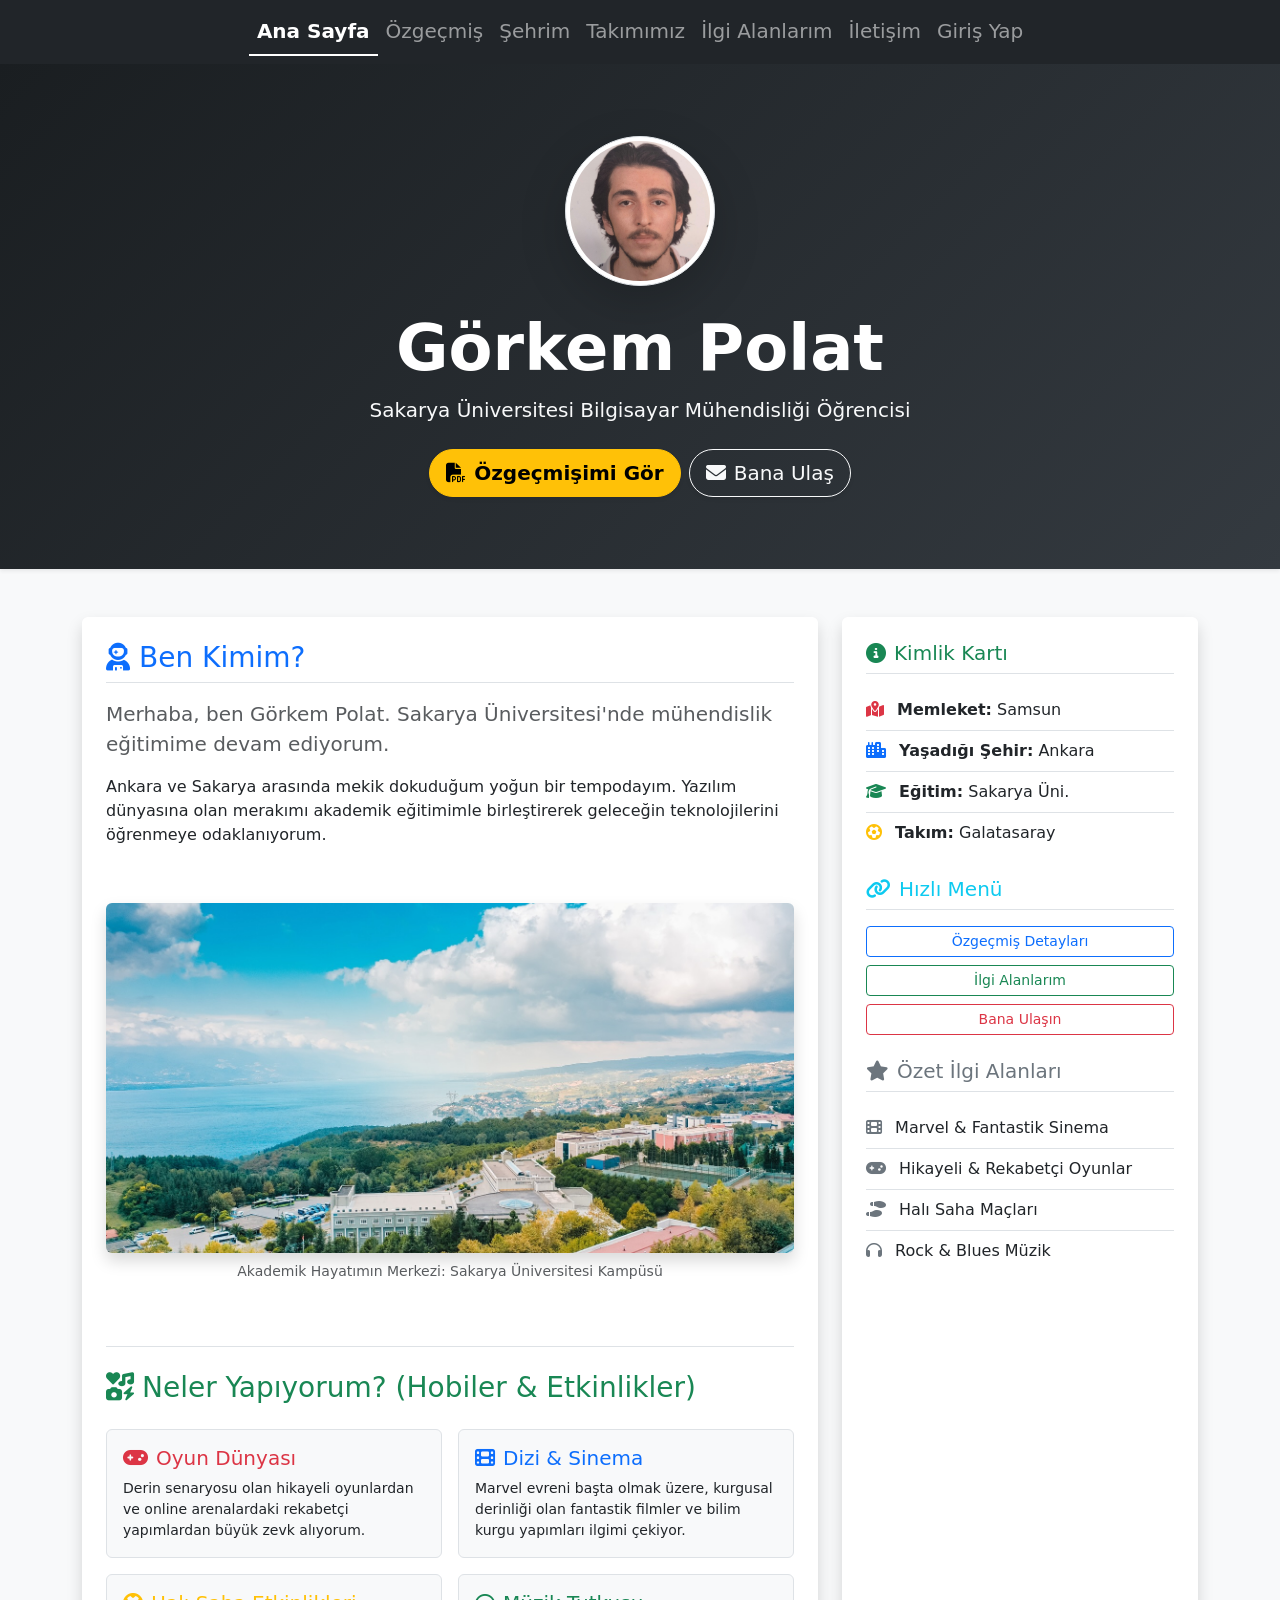
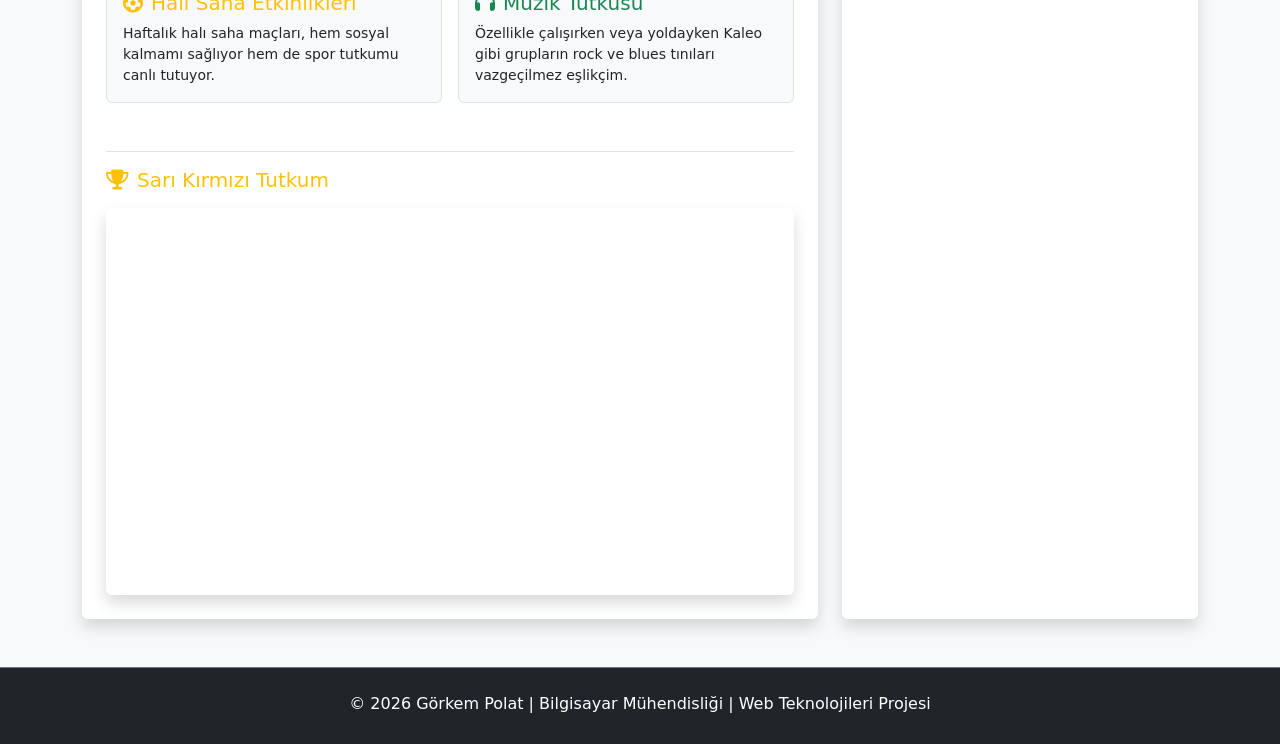
<file: index.html>
<!DOCTYPE html>
<html lang="tr">
<head>
    <meta charset="UTF-8">
    <meta name="viewport" content="width=device-width, initial-scale=1.0">
    <title>Görkem Polat - Ana Sayfa</title>
    <link href="https://cdn.jsdelivr.net/npm/bootstrap@5.3.3/dist/css/bootstrap.min.css" rel="stylesheet">
    <link rel="stylesheet" href="https://cdnjs.cloudflare.com/ajax/libs/font-awesome/6.4.0/css/all.min.css">
    <link href="https://unpkg.com/aos@2.3.1/dist/aos.css" rel="stylesheet">
    <link rel="stylesheet" href="style.css">
</head>
<body class="bg-light">
    <nav class="navbar navbar-expand-lg bg-dark sticky-top" data-bs-theme="dark">
        <div class="container">
            <button class="navbar-toggler" type="button" data-bs-toggle="collapse" data-bs-target="#navbarNav">
                <span class="navbar-toggler-icon"></span>
            </button>
            <div class="collapse navbar-collapse" id="navbarNav">
                <ul class="navbar-nav mx-auto mb-2 mb-lg-0 fs-5">
                    <li class="nav-item"><a class="nav-link active" href="index.html">Ana Sayfa</a></li>
                    <li class="nav-item"><a class="nav-link" href="cv.html">Özgeçmiş</a></li>
                    <li class="nav-item"><a class="nav-link" href="sehrim.html">Şehrim</a></li>
                    <li class="nav-item"><a class="nav-link" href="miras.html">Takımımız</a></li>
                    <li class="nav-item"><a class="nav-link" href="ilgi.html">İlgi Alanlarım</a></li>
                    <li class="nav-item"><a class="nav-link" href="iletisim.html">İletişim</a></li>
                    <li class="nav-item"><a class="nav-link" href="login.html">Giriş Yap</a></li>
                </ul>
            </div>
        </div>
    </nav>

    <header class="text-white text-center py-5 mb-5 shadow-sm" style="background: linear-gradient(135deg, #1a1e21, #343a40);" data-aos="fade-down">
        <div class="container py-4">
            <img src="vesikalik.jpg" alt="Görkem Polat Profil" class="rounded-circle img-thumbnail mb-4 shadow-lg hover-effect" style="width: 150px; height: 150px; object-fit: cover;" data-aos="zoom-in" data-aos-delay="200">
            <h1 class="display-3 fw-bold mb-2">Görkem Polat</h1>
            <p class="lead mb-4 text-light">Sakarya Üniversitesi Bilgisayar Mühendisliği Öğrencisi</p>
            
            <div class="d-flex gap-2 justify-content-center" data-aos="fade-up" data-aos-delay="400">
                <a href="cv.html" class="btn btn-warning btn-lg fw-bold rounded-pill shadow-sm"><i class="fa-solid fa-file-pdf me-2"></i>Özgeçmişimi Gör</a>
                <a href="iletisim.html" class="btn btn-outline-light btn-lg rounded-pill shadow-sm"><i class="fa-solid fa-envelope me-2"></i>Bana Ulaş</a>
            </div>
        </div>
    </header>

    <main class="container mb-5">
        <div class="row">
            <div class="col-lg-8 mb-4 mb-lg-0" data-aos="fade-up" data-aos-delay="100">
                <div class="card shadow border-0 p-4 h-100 hover-effect">
                    
                    <h2 class="h3 border-bottom pb-2 mb-3 text-primary"><i class="fa-solid fa-user-astronaut me-2"></i>Ben Kimim?</h2>
                    <p class="lead text-muted">Merhaba, ben Görkem Polat. Sakarya Üniversitesi'nde mühendislik eğitimime devam ediyorum.</p>
                    <p>Ankara ve Sakarya arasında mekik dokuduğum yoğun bir tempodayım. Yazılım dünyasına olan merakımı akademik eğitimimle birleştirerek geleceğin teknolojilerini öğrenmeye odaklanıyorum.</p>

                    <div class="mt-4 pt-3" data-aos="zoom-in" data-aos-delay="300">
                        <img src="kampus.jpg" alt="Sakarya Üniversitesi Kampüsü" class="img-fluid rounded shadow hover-effect" style="width: 100%; height: 350px; object-fit: cover;">
                        <p class="text-center text-muted small mt-2">Akademik Hayatımın Merkezi: Sakarya Üniversitesi Kampüsü</p>
                    </div>

                    <div class="mt-5 border-top pt-4">
                        <h2 class="h3 mb-4 text-success"><i class="fa-solid fa-icons me-2"></i>Neler Yapıyorum? (Hobiler & Etkinlikler)</h2>
                        <div class="row g-3">
                            <div class="col-md-6">
                                <div class="p-3 border rounded bg-light hover-effect h-100">
                                    <h5 class="text-danger"><i class="fa-solid fa-gamepad me-2"></i>Oyun Dünyası</h5>
                                    <p class="small mb-0">Derin senaryosu olan hikayeli oyunlardan ve online arenalardaki rekabetçi yapımlardan büyük zevk alıyorum.</p>
                                </div>
                            </div>
                            <div class="col-md-6">
                                <div class="p-3 border rounded bg-light hover-effect h-100">
                                    <h5 class="text-primary"><i class="fa-solid fa-film me-2"></i>Dizi & Sinema</h5>
                                    <p class="small mb-0">Marvel evreni başta olmak üzere, kurgusal derinliği olan fantastik filmler ve bilim kurgu yapımları ilgimi çekiyor.</p>
                                </div>
                            </div>
                            <div class="col-md-6">
                                <div class="p-3 border rounded bg-light hover-effect h-100">
                                    <h5 class="text-warning"><i class="fa-solid fa-futbol me-2"></i>Halı Saha Etkinlikleri</h5>
                                    <p class="small mb-0">Haftalık halı saha maçları, hem sosyal kalmamı sağlıyor hem de spor tutkumu canlı tutuyor.</p>
                                </div>
                            </div>
                            <div class="col-md-6">
                                <div class="p-3 border rounded bg-light hover-effect h-100">
                                    <h5 class="text-success"><i class="fa-solid fa-headphones me-2"></i>Müzik Tutkusu</h5>
                                    <p class="small mb-0">Özellikle çalışırken veya yoldayken Kaleo gibi grupların rock ve blues tınıları vazgeçilmez eşlikçim.</p>
                                </div>
                            </div>
                        </div>
                    </div>

                    <div class="mt-5 pt-3 border-top">
                        <h3 class="h5 mb-3 text-warning"><i class="fa-solid fa-trophy me-2"></i>Sarı Kırmızı Tutkum</h3>
                        <div class="ratio ratio-16x9 shadow rounded overflow-hidden">
                            <iframe src="https://www.youtube.com/embed/5LRMTV_rd9A" title="YouTube video player" frameborder="0" allowfullscreen></iframe>
                        </div>
                    </div>
                </div>
            </div>

            <div class="col-lg-4" data-aos="fade-left" data-aos-delay="200">
                <div class="card shadow border-0 h-100 p-4 hover-effect">
                    <h3 class="h5 border-bottom pb-2 mb-3 text-success"><i class="fa-solid fa-circle-info me-2"></i>Kimlik Kartı</h3>
                    <ul class="list-group list-group-flush mb-4">
                        <li class="list-group-item bg-transparent px-0"><i class="fa-solid fa-map-location-dot text-danger me-2"></i> <strong>Memleket:</strong> Samsun</li>
                        <li class="list-group-item bg-transparent px-0"><i class="fa-solid fa-city text-primary me-2"></i> <strong>Yaşadığı Şehir:</strong> Ankara</li>
                        <li class="list-group-item bg-transparent px-0"><i class="fa-solid fa-graduation-cap text-success me-2"></i> <strong>Eğitim:</strong> Sakarya Üni.</li>
                        <li class="list-group-item bg-transparent px-0"><i class="fa-solid fa-futbol text-warning me-2"></i> <strong>Takım:</strong> Galatasaray</li>
                    </ul>

                    <h3 class="h5 border-bottom pb-2 mb-3 text-info"><i class="fa-solid fa-link me-2"></i>Hızlı Menü</h3>
                    <div class="d-grid gap-2 mb-4">
                        <a href="cv.html" class="btn btn-outline-primary btn-sm">Özgeçmiş Detayları</a>
                        <a href="ilgi.html" class="btn btn-outline-success btn-sm">İlgi Alanlarım</a>
                        <a href="iletisim.html" class="btn btn-outline-danger btn-sm">Bana Ulaşın</a>
                    </div>

                    <h3 class="h5 border-bottom pb-2 mb-3 text-secondary"><i class="fa-solid fa-star me-2"></i>Özet İlgi Alanları</h3>
                    <ul class="list-group list-group-flush mb-0">
                        <li class="list-group-item bg-transparent px-0"><i class="fa-solid fa-film text-secondary me-2"></i> Marvel & Fantastik Sinema</li>
                        <li class="list-group-item bg-transparent px-0"><i class="fa-solid fa-gamepad text-secondary me-2"></i> Hikayeli & Rekabetçi Oyunlar</li>
                        <li class="list-group-item bg-transparent px-0"><i class="fa-solid fa-shoe-prints text-secondary me-2"></i> Halı Saha Maçları</li>
                        <li class="list-group-item bg-transparent px-0"><i class="fa-solid fa-headphones text-secondary me-2"></i> Rock & Blues Müzik</li>
                    </ul>
                </div>
            </div>
        </div>
    </main>

    <footer class="bg-dark text-white text-center py-4 border-top border-secondary mt-5">
        <div class="container">
            <p class="mb-1">© 2026 Görkem Polat | Bilgisayar Mühendisliği | Web Teknolojileri Projesi</p>
        </div>
    </footer>

    <script src="https://cdn.jsdelivr.net/npm/bootstrap@5.3.3/dist/js/bootstrap.bundle.min.js"></script>
    <script src="https://unpkg.com/aos@2.3.1/dist/aos.js"></script>
    <script>
        AOS.init({ duration: 800, once: true });
    </script>
</body>
</html>
</file>
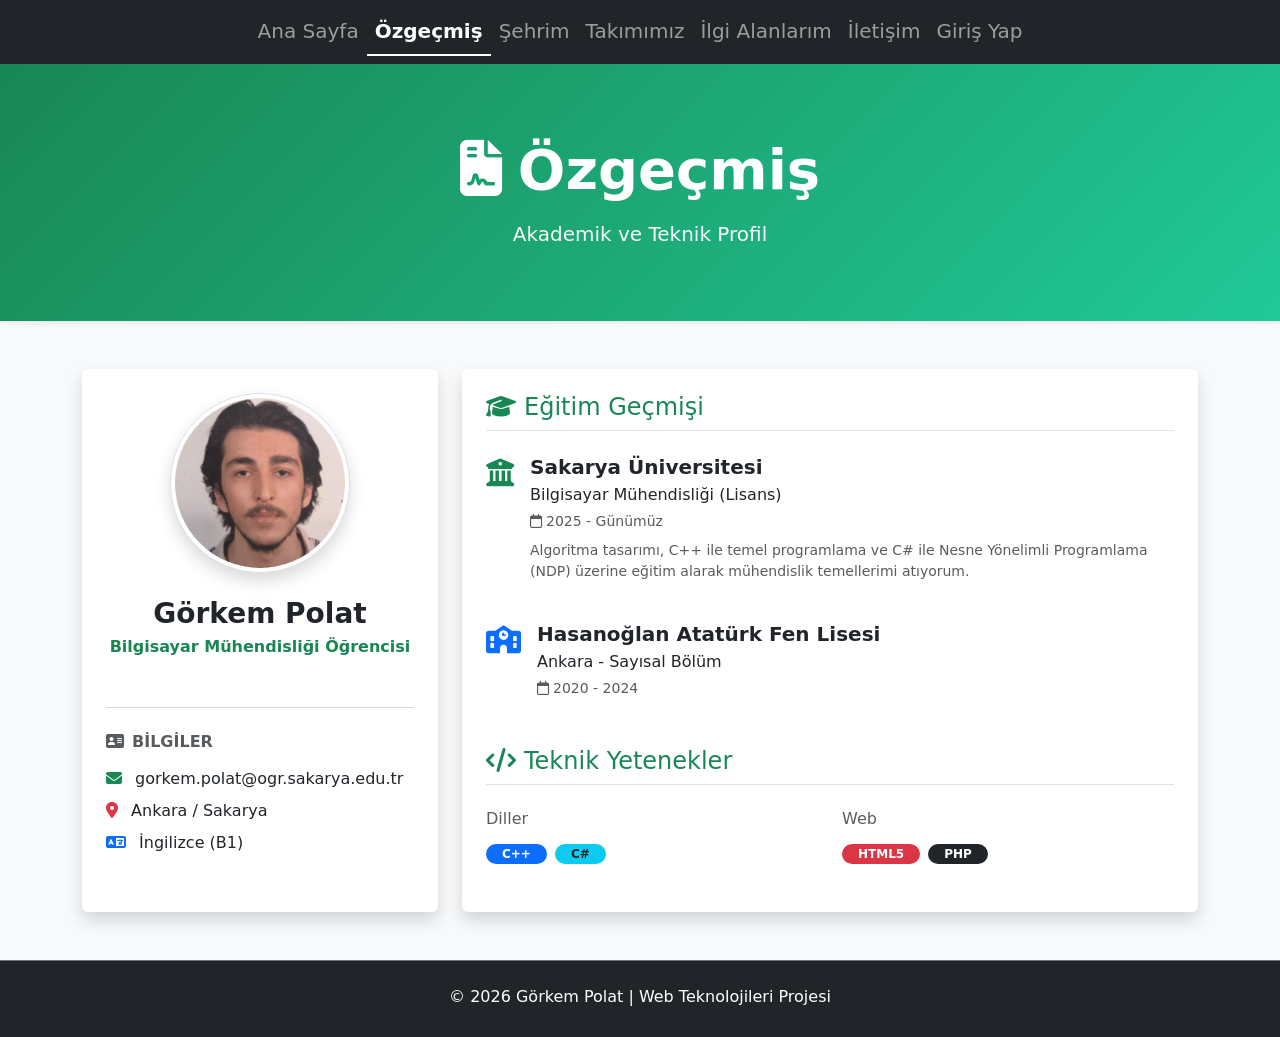
<file: cv.html>
<!DOCTYPE html>
<html lang="tr">
<head>
    <meta charset="UTF-8">
    <meta name="viewport" content="width=device-width, initial-scale=1.0">
    <title>Görkem Polat - Özgeçmiş</title>
    <link href="https://cdn.jsdelivr.net/npm/bootstrap@5.3.3/dist/css/bootstrap.min.css" rel="stylesheet">
    <link rel="stylesheet" href="https://cdnjs.cloudflare.com/ajax/libs/font-awesome/6.4.0/css/all.min.css">
    <link href="https://unpkg.com/aos@2.3.1/dist/aos.css" rel="stylesheet">
    <link rel="stylesheet" href="style.css">
</head>
<body class="bg-light">

    <header>
        <nav class="navbar navbar-expand-lg bg-dark sticky-top" data-bs-theme="dark">
            <div class="container">
                <button class="navbar-toggler" type="button" data-bs-toggle="collapse" data-bs-target="#navbarNav">
                    <span class="navbar-toggler-icon"></span>
                </button>
                <div class="collapse navbar-collapse" id="navbarNav">
                    <ul class="navbar-nav mx-auto mb-2 mb-lg-0 fs-5">
                        <li class="nav-item"><a class="nav-link" href="index.html">Ana Sayfa</a></li>
                        <li class="nav-item"><a class="nav-link active" href="cv.html">Özgeçmiş</a></li>
                        <li class="nav-item"><a class="nav-link" href="sehrim.html">Şehrim</a></li>
                        <li class="nav-item"><a class="nav-link" href="miras.html">Takımımız</a></li>
                        <li class="nav-item"><a class="nav-link" href="ilgi.html">İlgi Alanlarım</a></li>
                        <li class="nav-item"><a class="nav-link" href="iletisim.html">İletişim</a></li>
                        <li class="nav-item"><a class="nav-link" href="login.html">Giriş Yap</a></li>
                    </ul>
                </div>
            </div>
        </nav>

        <div class="text-white text-center py-5 mb-5 shadow-sm" style="background: linear-gradient(135deg, #198754, #20c997);" data-aos="fade-down">
            <div class="container py-4">
                <h1 class="display-4 fw-bold mb-3"><i class="fa-solid fa-file-contract me-3"></i>Özgeçmiş</h1>
                <p class="lead mb-0 text-light">Akademik ve Teknik Profil</p>
            </div>
        </div>
    </header>

    <main class="container mb-5">
        <div class="row g-4">
            
            <section class="col-md-4" data-aos="fade-right" data-aos-delay="100">
                <div class="card shadow border-0 p-4 text-center h-100 hover-effect">
                    <img src="vesikalik.jpg" alt="Görkem Polat" class="rounded-circle img-thumbnail mb-4 shadow mx-auto" style="width: 180px; height: 180px; object-fit: cover;">
                    
                    <h2 class="h3 fw-bold text-dark mb-1">Görkem Polat</h2>
                    <p class="text-success fw-bold mb-4">Bilgisayar Mühendisliği Öğrencisi</p>
                    
                    <hr class="my-4 border-secondary">
                    
                    <div class="text-start">
                        <h4 class="h6 text-muted fw-bold text-uppercase mb-3"><i class="fa-solid fa-address-card me-2"></i>Bilgiler</h4>
                        <p class="mb-2"><i class="fa-solid fa-envelope text-success me-2"></i> gorkem.polat@ogr.sakarya.edu.tr</p>
                        <p class="mb-2"><i class="fa-solid fa-location-dot text-danger me-2"></i> Ankara / Sakarya</p>
                        <p class="mb-2"><i class="fa-solid fa-language text-primary me-2"></i> İngilizce (B1)</p>
                    </div>
                </div>
            </section>

            <section class="col-md-8" data-aos="fade-left" data-aos-delay="200">
                <div class="card shadow border-0 p-4 h-100 hover-effect">
                    
                    <article class="mb-5">
                        <h3 class="h4 border-bottom pb-2 mb-4 text-success"><i class="fa-solid fa-graduation-cap me-2"></i>Eğitim Geçmişi</h3>
                        
                        <div class="d-flex gap-3 mb-4">
                            <div class="flex-shrink-0 mt-1">
                                <i class="fa-solid fa-building-columns text-success fs-3"></i>
                            </div>
                            <div>
                                <h5 class="fw-bold mb-1">Sakarya Üniversitesi</h5>
                                <p class="mb-1 text-dark">Bilgisayar Mühendisliği (Lisans)</p>
                                <p class="small text-muted mb-0"><i class="fa-regular fa-calendar me-1"></i>2025 - Günümüz</p>
                                <p class="mt-2 text-muted small">Algoritma tasarımı, C++ ile temel programlama ve C# ile Nesne Yönelimli Programlama (NDP) üzerine eğitim alarak mühendislik temellerimi atıyorum.</p>
                            </div>
                        </div>

                        <div class="d-flex gap-3">
                            <div class="flex-shrink-0 mt-1">
                                <i class="fa-solid fa-school text-primary fs-3"></i>
                            </div>
                            <div>
                                <h5 class="fw-bold mb-1">Hasanoğlan Atatürk Fen Lisesi</h5>
                                <p class="mb-1 text-dark">Ankara - Sayısal Bölüm</p>
                                <p class="small text-muted mb-0"><i class="fa-regular fa-calendar me-1"></i>2020 - 2024</p>
                            </div>
                        </div>
                    </article>

                    <article>
                        <h3 class="h4 border-bottom pb-2 mb-4 text-success"><i class="fa-solid fa-code me-2"></i>Teknik Yetenekler</h3>
                        
                        <div class="row">
                            <div class="col-6">
                                <h6 class="text-muted mb-3">Diller</h6>
                                <div class="d-flex flex-wrap gap-2 mb-4">
                                    <span class="badge bg-primary rounded-pill px-3">C++</span>
                                    <span class="badge bg-info text-dark rounded-pill px-3">C#</span>
                                </div>
                            </div>
                            <div class="col-6">
                                <h6 class="text-muted mb-3">Web</h6>
                                <div class="d-flex flex-wrap gap-2">
                                    <span class="badge bg-danger rounded-pill px-3">HTML5</span>
                                    <span class="badge bg-dark rounded-pill px-3">PHP</span>
                                </div>
                            </div>
                        </div>
                    </article>

                </div>
            </section>
        </div>
    </main>

    <footer class="bg-dark text-white text-center py-4 border-top border-secondary mt-5">
        <div class="container">
            <p class="mb-1">© 2026 Görkem Polat | Web Teknolojileri Projesi</p>
        </div>
    </footer>

    <script src="https://cdn.jsdelivr.net/npm/bootstrap@5.3.3/dist/js/bootstrap.bundle.min.js"></script>
    <script src="https://unpkg.com/aos@2.3.1/dist/aos.js"></script>
    <script>
        AOS.init({ duration: 800, once: true });
    </script>
</body>
</html>
</file>
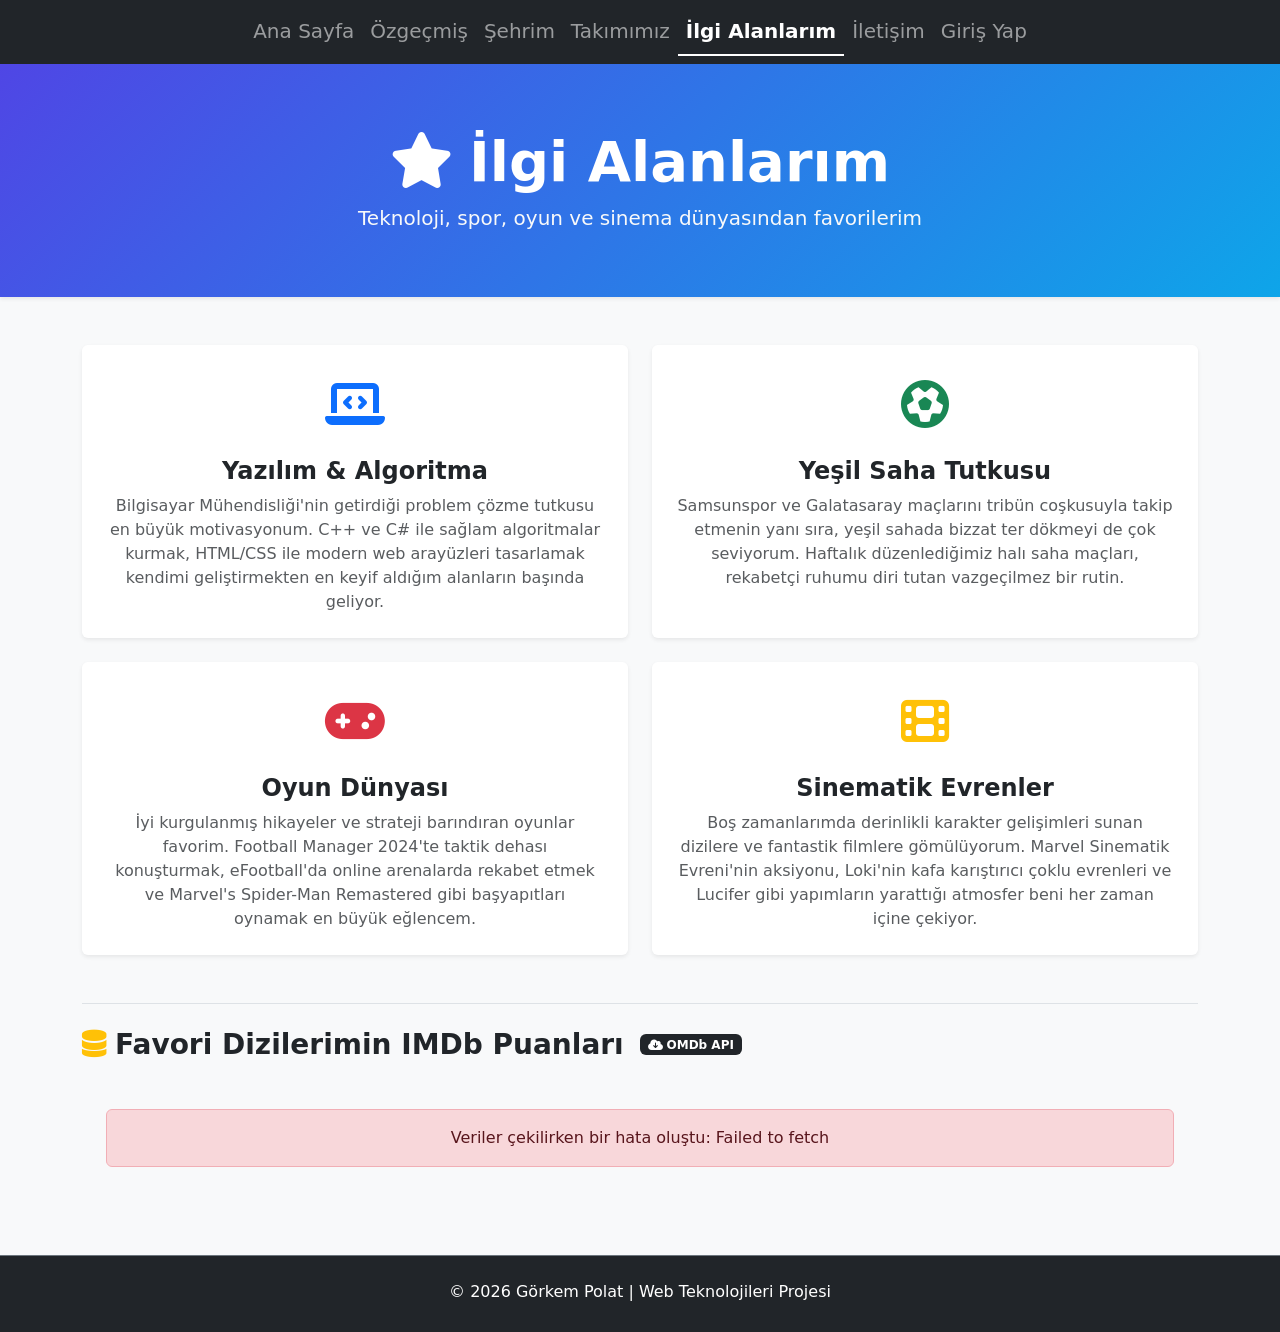
<file: ilgi.html>
<!DOCTYPE html>
<html lang="tr">
<head>
    <meta charset="UTF-8">
    <meta name="viewport" content="width=device-width, initial-scale=1.0">
    <title>Görkem Polat - İlgi Alanlarım</title>
    <link href="https://cdn.jsdelivr.net/npm/bootstrap@5.3.3/dist/css/bootstrap.min.css" rel="stylesheet">
    <link rel="stylesheet" href="https://cdnjs.cloudflare.com/ajax/libs/font-awesome/6.4.0/css/all.min.css">
    <link href="https://unpkg.com/aos@2.3.1/dist/aos.css" rel="stylesheet">
    <link rel="stylesheet" href="style.css">
</head>
<body class="bg-light">

    <nav class="navbar navbar-expand-lg bg-dark sticky-top" data-bs-theme="dark">
        <div class="container">
            <button class="navbar-toggler" type="button" data-bs-toggle="collapse" data-bs-target="#navbarNav">
                <span class="navbar-toggler-icon"></span>
            </button>
            <div class="collapse navbar-collapse" id="navbarNav">
                <ul class="navbar-nav mx-auto mb-2 mb-lg-0 fs-5">
                    <li class="nav-item"><a class="nav-link" href="index.html">Ana Sayfa</a></li>
                    <li class="nav-item"><a class="nav-link" href="cv.html">Özgeçmiş</a></li>
                    <li class="nav-item"><a class="nav-link" href="sehrim.html">Şehrim</a></li>
                    <li class="nav-item"><a class="nav-link" href="miras.html">Takımımız</a></li>
                    <li class="nav-item"><a class="nav-link active" href="ilgi.html">İlgi Alanlarım</a></li>
                    <li class="nav-item"><a class="nav-link" href="iletisim.html">İletişim</a></li>
                    <li class="nav-item"><a class="nav-link" href="login.html">Giriş Yap</a></li>
                </ul>
            </div>
        </div>
    </nav>

    <header class="text-white text-center py-5 mb-5 shadow-sm" style="background: linear-gradient(135deg, #4f46e5, #0ea5e9);" data-aos="fade-down">
        <div class="container py-3">
            <h1 class="display-4 fw-bold"><i class="fa-solid fa-star me-3"></i>İlgi Alanlarım</h1>
            <p class="lead mb-0 text-light">Teknoloji, spor, oyun ve sinema dünyasından favorilerim</p>
        </div>
    </header>

    <main class="container mb-5">
        
        <section class="row row-cols-1 row-cols-md-2 g-4 mb-5">
            
            <div class="col" data-aos="fade-up" data-aos-delay="100">
                <div class="card h-100 shadow-sm border-0 hover-effect">
                    <div class="card-body p-4 text-center">
                        <div class="mb-3 text-primary" style="font-size: 3rem;"><i class="fa-solid fa-laptop-code"></i></div>
                        <h2 class="h4 card-title text-dark fw-bold">Yazılım & Algoritma</h2>
                        <p class="card-text text-muted">
                            Bilgisayar Mühendisliği'nin getirdiği problem çözme tutkusu en büyük motivasyonum. C++ ve C# ile sağlam algoritmalar kurmak, HTML/CSS ile modern web arayüzleri tasarlamak kendimi geliştirmekten en keyif aldığım alanların başında geliyor.
                        </p>
                    </div>
                </div>
            </div>

            <div class="col" data-aos="fade-up" data-aos-delay="200">
                <div class="card h-100 shadow-sm border-0 hover-effect">
                    <div class="card-body p-4 text-center">
                        <div class="mb-3 text-success" style="font-size: 3rem;"><i class="fa-solid fa-futbol"></i></div>
                        <h2 class="h4 card-title text-dark fw-bold">Yeşil Saha Tutkusu</h2>
                        <p class="card-text text-muted">
                            Samsunspor ve Galatasaray maçlarını tribün coşkusuyla takip etmenin yanı sıra, yeşil sahada bizzat ter dökmeyi de çok seviyorum. Haftalık düzenlediğimiz halı saha maçları, rekabetçi ruhumu diri tutan vazgeçilmez bir rutin.
                        </p>
                    </div>
                </div>
            </div>

            <div class="col" data-aos="fade-up" data-aos-delay="300">
                <div class="card h-100 shadow-sm border-0 hover-effect">
                    <div class="card-body p-4 text-center">
                        <div class="mb-3 text-danger" style="font-size: 3rem;"><i class="fa-solid fa-gamepad"></i></div>
                        <h2 class="h4 card-title text-dark fw-bold">Oyun Dünyası</h2>
                        <p class="card-text text-muted">
                            İyi kurgulanmış hikayeler ve strateji barındıran oyunlar favorim. Football Manager 2024'te taktik dehası konuşturmak, eFootball'da online arenalarda rekabet etmek ve Marvel's Spider-Man Remastered gibi başyapıtları oynamak en büyük eğlencem.
                        </p>
                    </div>
                </div>
            </div>

            <div class="col" data-aos="fade-up" data-aos-delay="400">
                <div class="card h-100 shadow-sm border-0 hover-effect">
                    <div class="card-body p-4 text-center">
                        <div class="mb-3 text-warning" style="font-size: 3rem;"><i class="fa-solid fa-film"></i></div>
                        <h2 class="h4 card-title text-dark fw-bold">Sinematik Evrenler</h2>
                        <p class="card-text text-muted">
                            Boş zamanlarımda derinlikli karakter gelişimleri sunan dizilere ve fantastik filmlere gömülüyorum. Marvel Sinematik Evreni'nin aksiyonu, Loki'nin kafa karıştırıcı çoklu evrenleri ve Lucifer gibi yapımların yarattığı atmosfer beni her zaman içine çekiyor.
                        </p>
                    </div>
                </div>
            </div>
        </section>

        <section class="mt-5 pt-4 border-top" data-aos="fade-up" data-aos-delay="500">
            <div class="d-flex align-items-center mb-4">
                <h2 class="h3 mb-0 text-dark fw-bold"><i class="fa-solid fa-database text-warning me-2"></i>Favori Dizilerimin IMDb Puanları</h2>
                <span class="badge bg-dark ms-3"><i class="fa-solid fa-cloud-arrow-down me-1"></i>OMDb API</span>
            </div>

            <div id="imdb-loading" class="text-center p-4">
                <div class="spinner-border text-primary" role="status"></div>
                <p class="mt-2 text-muted">IMDb verileri çekiliyor...</p>
            </div>

            <div id="imdb-results" class="row g-4 d-none">
                </div>
        </section>

    </main>

    <footer class="bg-dark text-white text-center py-4 border-top border-secondary mt-5">
        <div class="container">
            <p class="mb-1">© 2026 Görkem Polat | Web Teknolojileri Projesi</p>
        </div>
    </footer>

    <script src="https://cdn.jsdelivr.net/npm/bootstrap@5.3.3/dist/js/bootstrap.bundle.min.js"></script>
    <script src="https://unpkg.com/aos@2.3.1/dist/aos.js"></script>
    <script>
        AOS.init({ duration: 800, once: true });

        // --- OMDB API ENTEGRASYONU ---
        const apiKey = "630389a0"; // Görkem'in API Anahtarı
        
        // Eklenecek dizilerin listesi (İngilizce isimleri OMDb için daha sağlıklı sonuç verir)
        const seriesList = ["Loki", "Lucifer", "Money Heist", "The Vampire Diaries", "Squid Game", "Vikings"]; 

        async function fetchIMDBRatings() {
            const resultsContainer = document.getElementById('imdb-results');
            const loadingIndicator = document.getElementById('imdb-loading');

            try {
                // Dizilerin hepsini aynı anda API'den çekmek için Promise.all kullanıyoruz
                const promises = seriesList.map(title => 
                    fetch(`https://www.omdbapi.com/?t=${encodeURIComponent(title)}&apikey=${apiKey}`).then(res => res.json())
                );

                const dataArray = await Promise.all(promises);

                loadingIndicator.classList.add('d-none');
                resultsContainer.classList.remove('d-none');

                dataArray.forEach(data => {
                    if (data.Response === "True") {
                        // Kart HTML'ini oluştur ve sayfaya ekle
                        const cardHTML = `
                            <div class="col-md-4">
                                <div class="card h-100 shadow-sm border-0 hover-effect bg-dark text-white">
                                    <div class="row g-0 h-100">
                                        <div class="col-4">
                                            <img src="${data.Poster !== 'N/A' ? data.Poster : 'https://via.placeholder.com/150x220?text=Afiş+Yok'}" class="img-fluid rounded-start h-100" style="object-fit: cover;" alt="${data.Title}">
                                        </div>
                                        <div class="col-8">
                                            <div class="card-body p-3">
                                                <h5 class="card-title fw-bold text-warning text-truncate" title="${data.Title}">${data.Title}</h5>
                                                <p class="card-text small mb-2 text-light text-truncate" title="${data.Genre}">${data.Genre}</p>
                                                <p class="card-text mb-2"><i class="fa-solid fa-calendar-days text-info me-1"></i> ${data.Year}</p>
                                                <div class="d-inline-block bg-warning text-dark fw-bold px-2 py-1 rounded shadow-sm mt-1">
                                                    <i class="fa-solid fa-star me-1"></i> IMDb: ${data.imdbRating}
                                                </div>
                                            </div>
                                        </div>
                                    </div>
                                </div>
                            </div>
                        `;
                        resultsContainer.innerHTML += cardHTML;
                    }
                });

            } catch (error) {
                loadingIndicator.innerHTML = `<div class="alert alert-danger">Veriler çekilirken bir hata oluştu: ${error.message}</div>`;
            }
        }

        document.addEventListener('DOMContentLoaded', fetchIMDBRatings);
    </script>
</body>
</html>
</file>
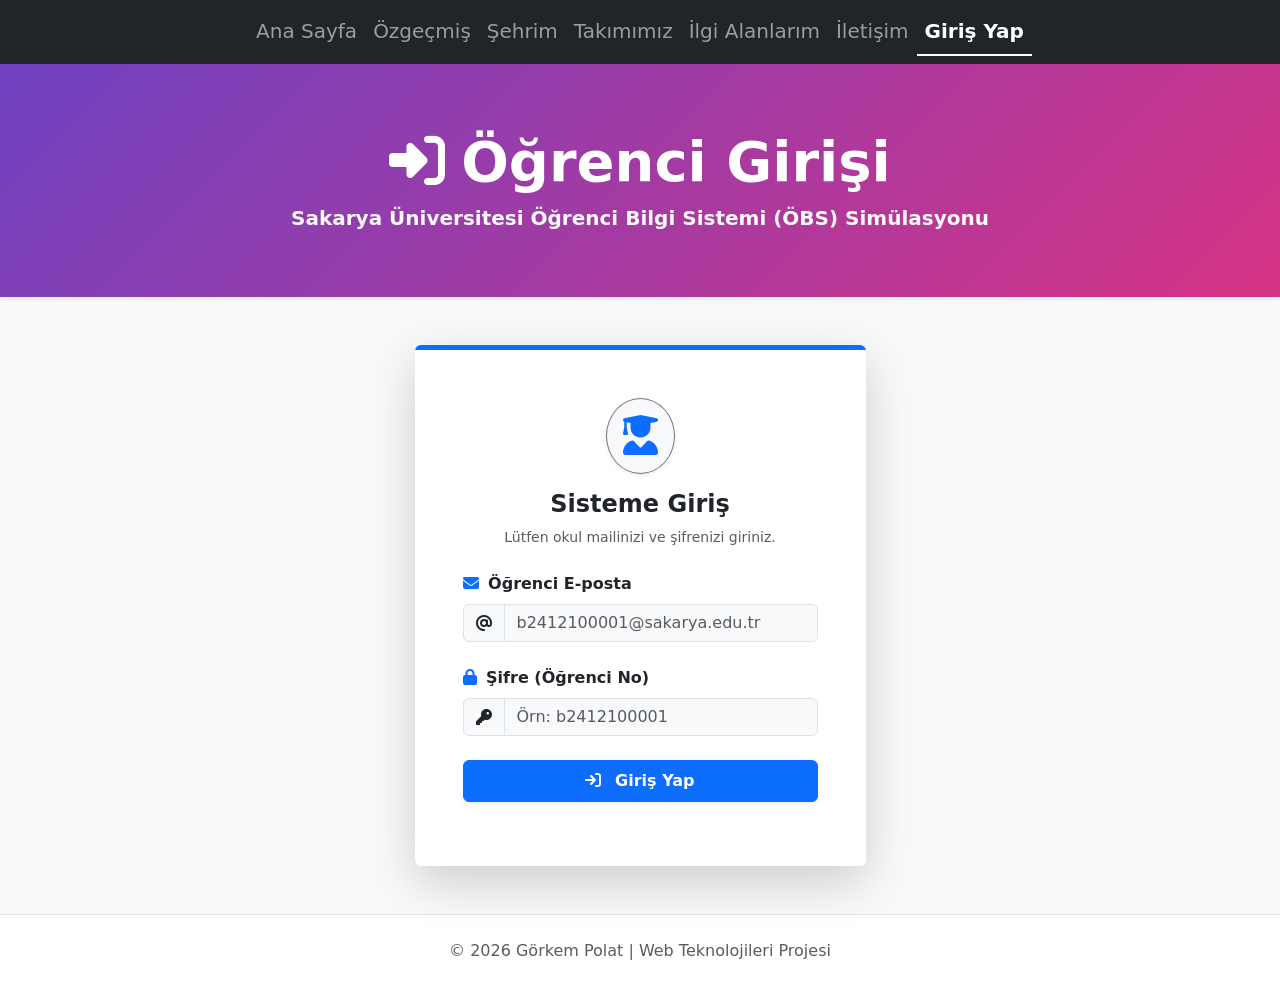
<file: login.html>
<!DOCTYPE html>
<html lang="tr">
<head>
    <meta charset="UTF-8">
    <meta name="viewport" content="width=device-width, initial-scale=1.0">
    <title>Görkem Polat - Giriş Yap</title>
    <link href="https://cdn.jsdelivr.net/npm/bootstrap@5.3.3/dist/css/bootstrap.min.css" rel="stylesheet">
    <link rel="stylesheet" href="https://cdnjs.cloudflare.com/ajax/libs/font-awesome/6.4.0/css/all.min.css">
    <link href="https://unpkg.com/aos@2.3.1/dist/aos.css" rel="stylesheet">
    <link rel="stylesheet" href="style.css">
</head>
<body class="bg-light">

    <nav class="navbar navbar-expand-lg bg-dark sticky-top" data-bs-theme="dark">
        <div class="container">
            <button class="navbar-toggler" type="button" data-bs-toggle="collapse" data-bs-target="#navbarNav">
                <span class="navbar-toggler-icon"></span>
            </button>
            <div class="collapse navbar-collapse" id="navbarNav">
                <ul class="navbar-nav mx-auto mb-2 mb-lg-0 fs-5">
                    <li class="nav-item"><a class="nav-link" href="index.html">Ana Sayfa</a></li>
                    <li class="nav-item"><a class="nav-link" href="cv.html">Özgeçmiş</a></li>
                    <li class="nav-item"><a class="nav-link" href="sehrim.html">Şehrim</a></li>
                    <li class="nav-item"><a class="nav-link" href="miras.html">Takımımız</a></li>
                    <li class="nav-item"><a class="nav-link" href="ilgi.html">İlgi Alanlarım</a></li>
                    <li class="nav-item"><a class="nav-link" href="iletisim.html">İletişim</a></li>
                    <li class="nav-item"><a class="nav-link active" href="login.html">Giriş Yap</a></li>
                </ul>
            </div>
        </div>
    </nav>

    <header class="text-white text-center py-5 mb-5 shadow-sm" style="background: linear-gradient(135deg, #6f42c1, #d63384);" data-aos="fade-down">
        <div class="container py-3">
            <h1 class="display-4 fw-bold"><i class="fa-solid fa-right-to-bracket me-3"></i>Öğrenci Girişi</h1>
            <p class="lead mb-0 text-light fw-bold">Sakarya Üniversitesi Öğrenci Bilgi Sistemi (ÖBS) Simülasyonu</p>
        </div>
    </header>

    <main class="container mb-5">
        <div class="row justify-content-center">
            <div class="col-md-6 col-lg-5" data-aos="zoom-in" data-aos-delay="100">
                <div class="card shadow-lg border-0 hover-effect overflow-hidden">
                    
                    <div class="bg-primary" style="height: 5px;"></div>

                    <div class="card-body p-4 p-md-5">
                        <div class="text-center mb-4">
                            <div class="d-inline-block bg-light rounded-circle p-3 mb-3 border border-secondary shadow-sm">
                                <i class="fa-solid fa-user-graduate fs-1 text-primary"></i>
                            </div>
                            <h2 class="h4 fw-bold text-dark">Sisteme Giriş</h2>
                            <p class="text-muted small">Lütfen okul mailinizi ve şifrenizi giriniz.</p>
                        </div>

                        <div id="hataKutusu" class="alert alert-danger d-none shadow-sm text-center fw-bold" role="alert">
                            <i class="fa-solid fa-triangle-exclamation me-2"></i> <span id="hataMetni"></span>
                        </div>

                        <form action="login.php" method="POST">
                            
                            <div class="mb-4">
                                <label for="kullanici" class="form-label fw-bold"><i class="fa-solid fa-envelope text-primary me-1"></i> Öğrenci E-posta</label>
                                <div class="input-group">
                                    <span class="input-group-text bg-light"><i class="fa-solid fa-at"></i></span>
                                    <input type="email" class="form-control bg-light" id="kullanici" name="kullanici" placeholder="b2412100001@sakarya.edu.tr" required>
                                </div>
                            </div>
                            
                            <div class="mb-4">
                                <label for="sifre" class="form-label fw-bold"><i class="fa-solid fa-lock text-primary me-1"></i> Şifre (Öğrenci No)</label>
                                <div class="input-group">
                                    <span class="input-group-text bg-light"><i class="fa-solid fa-key"></i></span>
                                    <input type="password" class="form-control bg-light" id="sifre" name="sifre" placeholder="Örn: b2412100001" required>
                                </div>
                            </div>

                            <button type="submit" class="btn btn-primary w-100 fw-bold py-2 shadow-sm mb-3">
                                <i class="fa-solid fa-arrow-right-to-bracket me-2"></i> Giriş Yap
                            </button>

                        </form>
                    </div>
                </div>
            </div>
        </div>
    </main>

    <footer class="text-center py-4 text-muted border-top bg-white mt-auto">
        <p class="mb-0">&copy; 2026 Görkem Polat | Web Teknolojileri Projesi</p>
    </footer>

    <script src="https://cdn.jsdelivr.net/npm/bootstrap@5.3.3/dist/js/bootstrap.bundle.min.js"></script>
    <script src="https://unpkg.com/aos@2.3.1/dist/aos.js"></script>
    
    <script>
        AOS.init({ duration: 800, once: true });

        // URL'deki hata parametrelerini kontrol eden zeki script
       
        document.addEventListener("DOMContentLoaded", function() {
            const urlParams = new URLSearchParams(window.location.search);
            const hataDurumu = urlParams.get('hata');
            const hataKutusu = document.getElementById('hataKutusu');
            const hataMetni = document.getElementById('hataMetni');

            if (hataDurumu) {
                if (hataDurumu === 'bos') {
                    hataMetni.innerText = "Kullanıcı adı veya şifre boş bırakılamaz!";
                } else if (hataDurumu === 'yanlis') {
                    hataMetni.innerText = "Kullanıcı adı veya şifre hatalı!";
                } else {
                    hataMetni.innerText = "Giriş yapılamadı, lütfen tekrar deneyin.";
                }
                hataKutusu.classList.remove('d-none');
            }
        });
    </script>
</body>
</html>
</file>
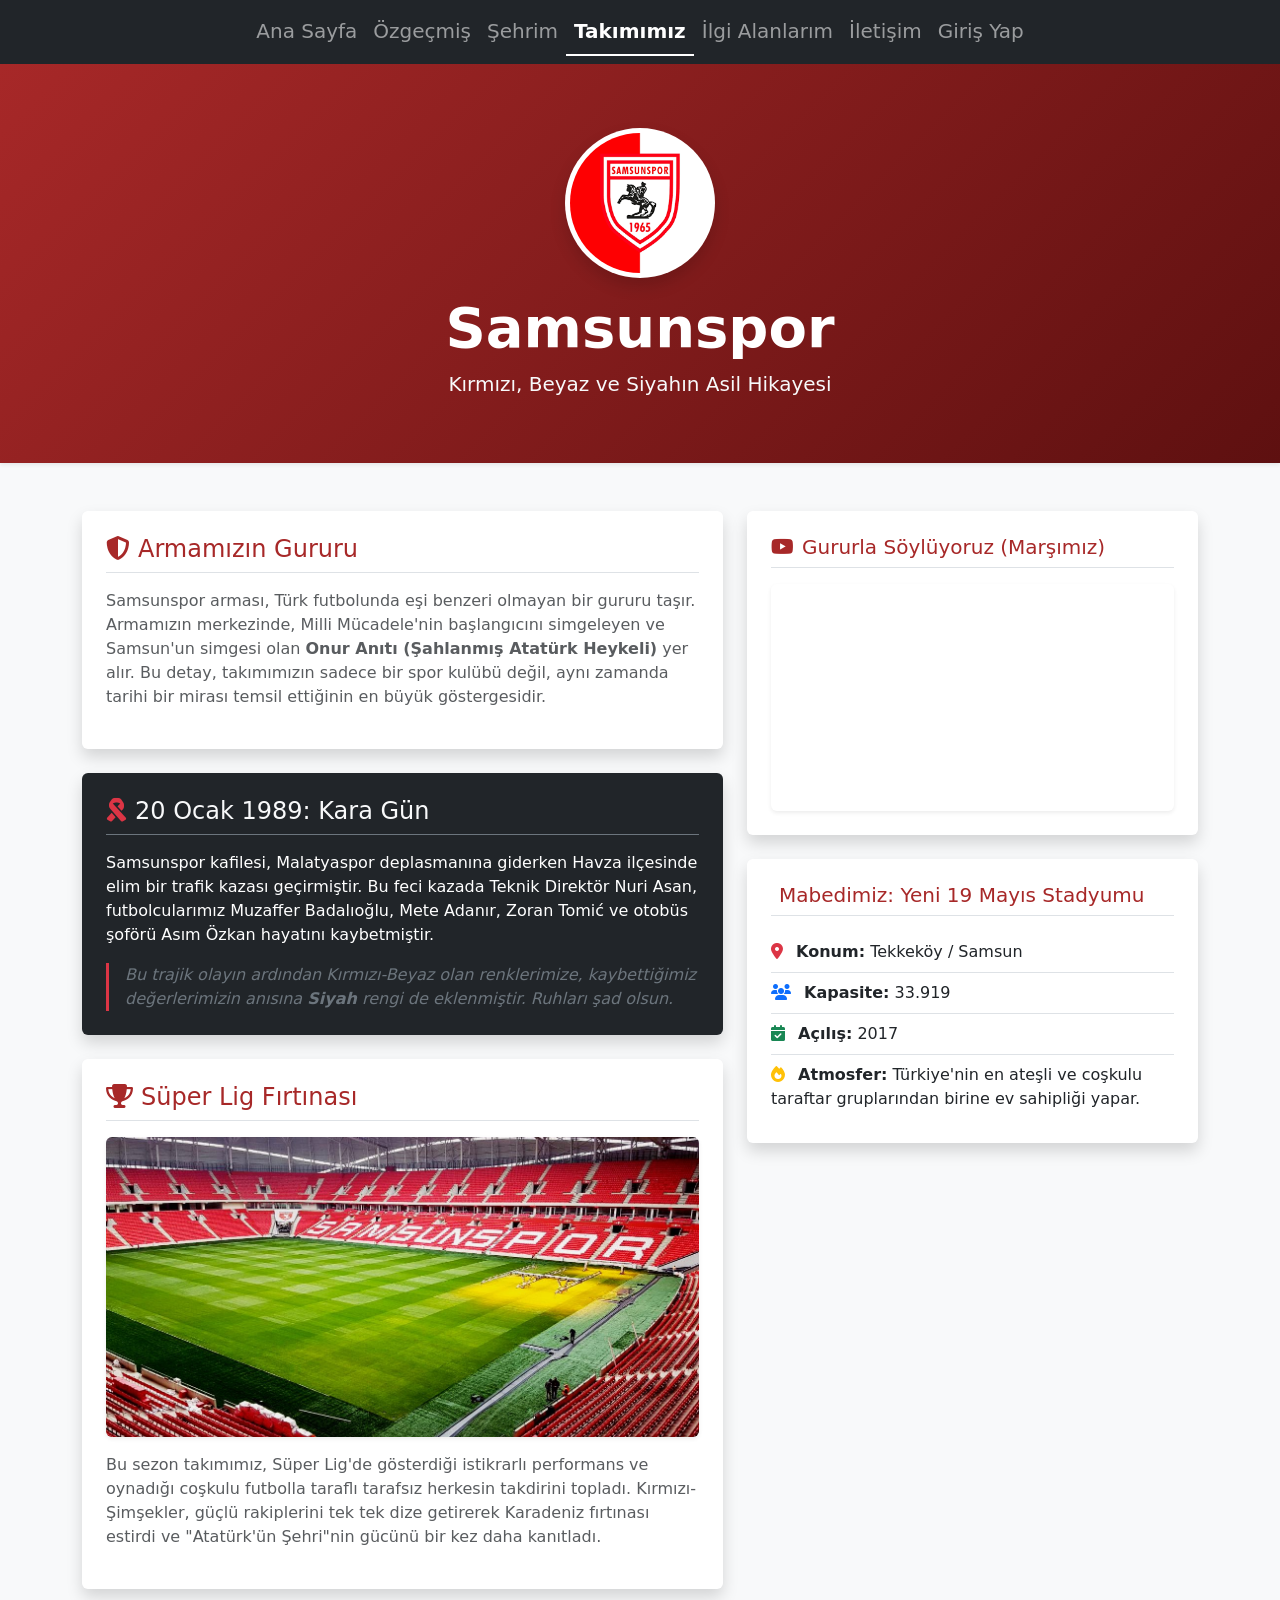
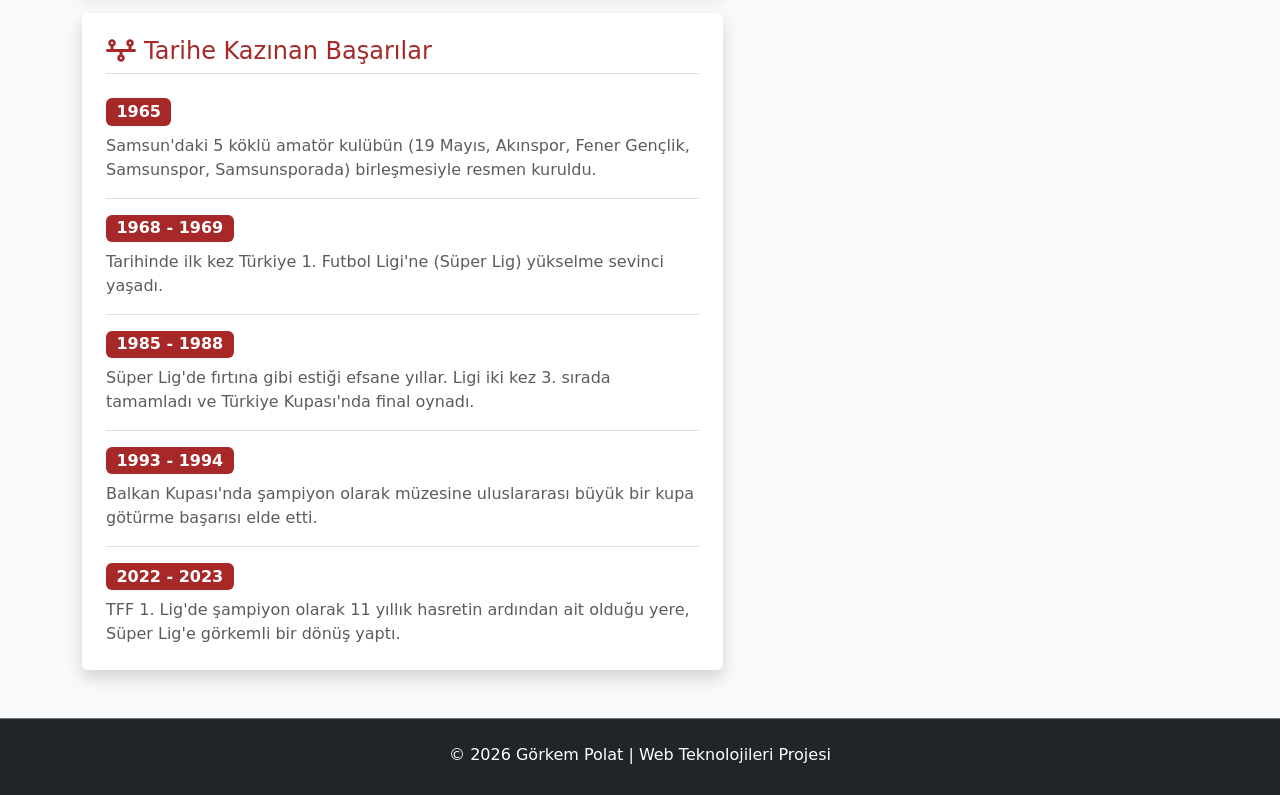
<file: miras.html>
<!DOCTYPE html>
<html lang="tr">
<head>
    <meta charset="UTF-8">
    <meta name="viewport" content="width=device-width, initial-scale=1.0">
    <title>Görkem Polat - Takımımız (Samsunspor)</title>
    <link href="https://cdn.jsdelivr.net/npm/bootstrap@5.3.3/dist/css/bootstrap.min.css" rel="stylesheet">
    <link rel="stylesheet" href="https://cdnjs.cloudflare.com/ajax/libs/font-awesome/6.4.0/css/all.min.css">
    <link href="https://unpkg.com/aos@2.3.1/dist/aos.css" rel="stylesheet">
    <link rel="stylesheet" href="style.css">
</head>
<body class="bg-light">

    <header>
        <nav class="navbar navbar-expand-lg bg-dark sticky-top" data-bs-theme="dark">
            <div class="container">
                <button class="navbar-toggler" type="button" data-bs-toggle="collapse" data-bs-target="#navbarNav">
                    <span class="navbar-toggler-icon"></span>
                </button>
                <div class="collapse navbar-collapse" id="navbarNav">
                    <ul class="navbar-nav mx-auto mb-2 mb-lg-0 fs-5">
                        <li class="nav-item"><a class="nav-link" href="index.html">Ana Sayfa</a></li>
                        <li class="nav-item"><a class="nav-link" href="cv.html">Özgeçmiş</a></li>
                        <li class="nav-item"><a class="nav-link" href="sehrim.html">Şehrim</a></li>
                        <li class="nav-item"><a class="nav-link active" href="miras.html">Takımımız</a></li>
                        <li class="nav-item"><a class="nav-link" href="ilgi.html">İlgi Alanlarım</a></li>
                        <li class="nav-item"><a class="nav-link" href="iletisim.html">İletişim</a></li>
                        <li class="nav-item"><a class="nav-link" href="login.html">Giriş Yap</a></li>
                    </ul>
                </div>
            </div>
        </nav>

        <div class="text-white text-center py-5 mb-5 shadow-sm" style="background: linear-gradient(135deg, #a72828, #5e1010);" data-aos="fade-down">
            <div class="container py-3">
                <img src="samsunspor2.jpg" alt="Samsunspor Arması" class="img-fluid mb-3 rounded-circle shadow" style="max-width: 150px; background-color: white; padding: 5px;">
                <h1 class="display-4 fw-bold">Samsunspor</h1>
                <p class="lead mb-0 text-light">Kırmızı, Beyaz ve Siyahın Asil Hikayesi</p>
            </div>
        </div>
    </header>

    <main class="container mb-5">
        <div class="row g-4">
            <div class="col-lg-7">
                
                <section class="card shadow border-0 mb-4 hover-effect" data-aos="fade-up" data-aos-delay="100">
                    <div class="card-body p-4">
                        <h2 class="h4 border-bottom pb-2 mb-3" style="color: #a72828;"><i class="fa-solid fa-shield-halved me-2"></i>Armamızın Gururu</h2>
                        <p class="text-muted">
                            Samsunspor arması, Türk futbolunda eşi benzeri olmayan bir gururu taşır. Armamızın merkezinde, Milli Mücadele'nin başlangıcını simgeleyen ve Samsun'un simgesi olan <strong>Onur Anıtı (Şahlanmış Atatürk Heykeli)</strong> yer alır. Bu detay, takımımızın sadece bir spor kulübü değil, aynı zamanda tarihi bir mirası temsil ettiğinin en büyük göstergesidir.
                        </p>
                    </div>
                </section>

                <section class="card shadow border-0 bg-dark text-white mb-4 hover-effect" data-aos="fade-up" data-aos-delay="200">
                    <div class="card-body p-4">
                        <h2 class="h4 border-bottom border-secondary pb-2 mb-3 text-light"><i class="fa-solid fa-ribbon text-danger me-2"></i>20 Ocak 1989: Kara Gün</h2>
                        <p>
                            Samsunspor kafilesi, Malatyaspor deplasmanına giderken Havza ilçesinde elim bir trafik kazası geçirmiştir. Bu feci kazada Teknik Direktör Nuri Asan, futbolcularımız Muzaffer Badalıoğlu, Mete Adanır, Zoran Tomić ve otobüs şoförü Asım Özkan hayatını kaybetmiştir.
                        </p>
                        <p class="mb-0 text-secondary border-start border-danger border-3 ps-3 mt-3">
                            <em>Bu trajik olayın ardından Kırmızı-Beyaz olan renklerimize, kaybettiğimiz değerlerimizin anısına <strong>Siyah</strong> rengi de eklenmiştir. Ruhları şad olsun.</em>
                        </p>
                    </div>
                </section>

                <section class="card shadow border-0 mb-4 hover-effect" data-aos="fade-up" data-aos-delay="300">
                    <div class="card-body p-4">
                        <h2 class="h4 border-bottom pb-2 mb-3" style="color: #a72828;"><i class="fa-solid fa-trophy me-2"></i>Süper Lig Fırtınası</h2>
                        
                        <img src="stadyum.jpg" alt="Yeni 19 Mayıs Stadyumu" class="img-fluid rounded mb-3 shadow-sm" style="width: 100%; height: 300px; object-fit: cover;">
                        
                        <p class="text-muted">
                            Bu sezon takımımız, Süper Lig'de gösterdiği istikrarlı performans ve oynadığı coşkulu futbolla taraflı tarafsız herkesin takdirini topladı. Kırmızı-Şimşekler, güçlü rakiplerini tek tek dize getirerek Karadeniz fırtınası estirdi ve "Atatürk'ün Şehri"nin gücünü bir kez daha kanıtladı.
                        </p>
                    </div>
                </section>

                <section class="card shadow border-0 hover-effect" data-aos="fade-up" data-aos-delay="400">
                    <div class="card-body p-4">
                        <h2 class="h4 border-bottom pb-2 mb-4" style="color: #a72828;"><i class="fa-solid fa-timeline me-2"></i>Tarihe Kazınan Başarılar</h2>
                        
                        <ul class="list-unstyled mb-0">
                            <li class="mb-3 pb-3 border-bottom">
                                <span class="badge fs-6 mb-2" style="background-color: #a72828;">1965</span>
                                <p class="text-muted mb-0">Samsun'daki 5 köklü amatör kulübün (19 Mayıs, Akınspor, Fener Gençlik, Samsunspor, Samsunsporada) birleşmesiyle resmen kuruldu.</p>
                            </li>
                            <li class="mb-3 pb-3 border-bottom">
                                <span class="badge fs-6 mb-2" style="background-color: #a72828;">1968 - 1969</span>
                                <p class="text-muted mb-0">Tarihinde ilk kez Türkiye 1. Futbol Ligi'ne (Süper Lig) yükselme sevinci yaşadı.</p>
                            </li>
                            <li class="mb-3 pb-3 border-bottom">
                                <span class="badge fs-6 mb-2" style="background-color: #a72828;">1985 - 1988</span>
                                <p class="text-muted mb-0">Süper Lig'de fırtına gibi estiği efsane yıllar. Ligi iki kez 3. sırada tamamladı ve Türkiye Kupası'nda final oynadı.</p>
                            </li>
                            <li class="mb-3 pb-3 border-bottom">
                                <span class="badge fs-6 mb-2" style="background-color: #a72828;">1993 - 1994</span>
                                <p class="text-muted mb-0">Balkan Kupası'nda şampiyon olarak müzesine uluslararası büyük bir kupa götürme başarısı elde etti.</p>
                            </li>
                            <li>
                                <span class="badge fs-6 mb-2" style="background-color: #a72828;">2022 - 2023</span>
                                <p class="text-muted mb-0">TFF 1. Lig'de şampiyon olarak 11 yıllık hasretin ardından ait olduğu yere, Süper Lig'e görkemli bir dönüş yaptı.</p>
                            </li>
                        </ul>
                    </div>
                </section>

            </div>

            <div class="col-lg-5">
                
                <section class="card shadow border-0 mb-4 p-4 hover-effect" data-aos="fade-left" data-aos-delay="200">
                    <h3 class="h5 border-bottom pb-2 mb-3" style="color: #a72828;"><i class="fa-brands fa-youtube me-2"></i>Gururla Söylüyoruz (Marşımız)</h3>
                    <div class="ratio ratio-16x9 rounded overflow-hidden shadow-sm">
                        <iframe width="560" height="315" src="https://www.youtube.com/embed/mmUTL7uXcPI?si=g9-TOUXRcR7G6MRy" title="YouTube video player" frameborder="0" allow="accelerometer; autoplay; clipboard-write; encrypted-media; gyroscope; picture-in-picture; web-share" referrerpolicy="strict-origin-when-cross-origin" allowfullscreen></iframe>
                    </div>
                </section>

                <section class="card shadow border-0 p-4 hover-effect" data-aos="fade-left" data-aos-delay="300">
                    <h3 class="h5 border-bottom pb-2 mb-3" style="color: #a72828;"><i class="fa-solid fa-stadium me-2"></i>Mabedimiz: Yeni 19 Mayıs Stadyumu</h3>
                    <ul class="list-group list-group-flush mb-0 text-muted">
                        <li class="list-group-item bg-transparent px-0"><i class="fa-solid fa-location-dot text-danger me-2"></i> <strong>Konum:</strong> Tekkeköy / Samsun</li>
                        <li class="list-group-item bg-transparent px-0"><i class="fa-solid fa-users text-primary me-2"></i> <strong>Kapasite:</strong> 33.919</li>
                        <li class="list-group-item bg-transparent px-0"><i class="fa-solid fa-calendar-check text-success me-2"></i> <strong>Açılış:</strong> 2017</li>
                        <li class="list-group-item bg-transparent px-0 border-bottom-0"><i class="fa-solid fa-fire text-warning me-2"></i> <strong>Atmosfer:</strong> Türkiye'nin en ateşli ve coşkulu taraftar gruplarından birine ev sahipliği yapar.</li>
                    </ul>
                </section>
            </div>
        </div>
    </main>

    <footer class="bg-dark text-white text-center py-4 border-top border-secondary mt-5">
        <div class="container">
            <p class="mb-1">&copy; 2026 Görkem Polat | Web Teknolojileri Projesi</p>
        </div>
    </footer>

    <script src="https://cdn.jsdelivr.net/npm/bootstrap@5.3.3/dist/js/bootstrap.bundle.min.js"></script>
    <script src="https://unpkg.com/aos@2.3.1/dist/aos.js"></script>
    <script>
        AOS.init({ duration: 800, once: true });
    </script>
</body>
</html>
</file>
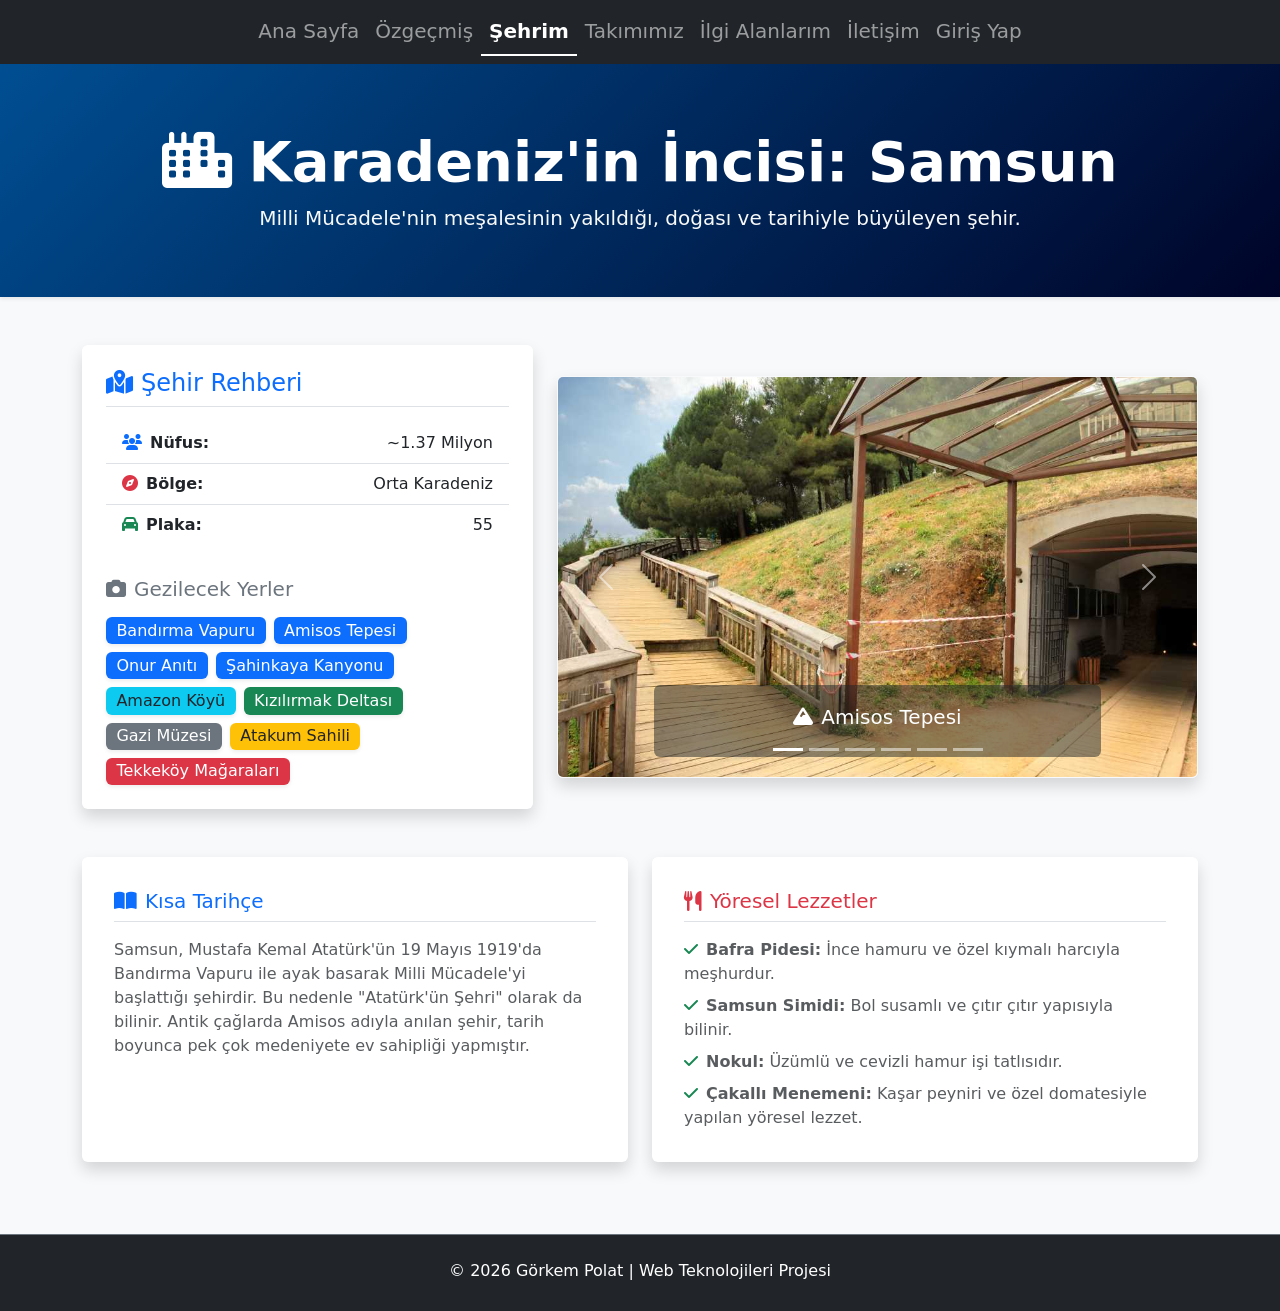
<file: sehrim.html>
<!DOCTYPE html>
<html lang="tr">
<head>
    <meta charset="UTF-8">
    <meta name="viewport" content="width=device-width, initial-scale=1.0">
    <title>Görkem Polat - Şehrim (Samsun)</title>
    <link href="https://cdn.jsdelivr.net/npm/bootstrap@5.3.3/dist/css/bootstrap.min.css" rel="stylesheet">
    <link rel="stylesheet" href="https://cdnjs.cloudflare.com/ajax/libs/font-awesome/6.4.0/css/all.min.css">
    <link href="https://unpkg.com/aos@2.3.1/dist/aos.css" rel="stylesheet">
    <link rel="stylesheet" href="style.css">
</head>
<body class="bg-light">
    
    <header>
        <nav class="navbar navbar-expand-lg bg-dark sticky-top" data-bs-theme="dark">
            <div class="container">
                <button class="navbar-toggler" type="button" data-bs-toggle="collapse" data-bs-target="#navbarNav">
                    <span class="navbar-toggler-icon"></span>
                </button>
                <div class="collapse navbar-collapse" id="navbarNav">
                    <ul class="navbar-nav mx-auto mb-2 mb-lg-0 fs-5">
                        <li class="nav-item"><a class="nav-link" href="index.html">Ana Sayfa</a></li>
                        <li class="nav-item"><a class="nav-link" href="cv.html">Özgeçmiş</a></li>
                        <li class="nav-item"><a class="nav-link active" href="sehrim.html">Şehrim</a></li>
                        <li class="nav-item"><a class="nav-link" href="miras.html">Takımımız</a></li>
                        <li class="nav-item"><a class="nav-link" href="ilgi.html">İlgi Alanlarım</a></li>
                        <li class="nav-item"><a class="nav-link" href="iletisim.html">İletişim</a></li>
                        <li class="nav-item"><a class="nav-link" href="login.html">Giriş Yap</a></li>
                    </ul>
                </div>
            </div>
        </nav>

        <div class="text-white text-center py-5 mb-5 shadow-sm" style="background: linear-gradient(135deg, #004e92, #000428);" data-aos="fade-down">
            <div class="container py-3">
                <h1 class="display-4 fw-bold"><i class="fa-solid fa-city me-3"></i>Karadeniz'in İncisi: Samsun</h1>
                <p class="lead mb-0 text-light">Milli Mücadele'nin meşalesinin yakıldığı, doğası ve tarihiyle büyüleyen şehir.</p>
            </div>
        </div>
    </header>

    <main class="container mb-5">
        <section class="row align-items-center mb-5">
            <article class="col-md-5 mb-4 mb-md-0" data-aos="fade-right" data-aos-delay="100">
                <div class="card shadow border-0 p-4 h-100 hover-effect">
                    <h2 class="h4 border-bottom pb-2 mb-3 text-primary"><i class="fa-solid fa-map-location-dot me-2"></i>Şehir Rehberi</h2>
                    <ul class="list-group list-group-flush mb-4">
                        <li class="list-group-item bg-transparent d-flex justify-content-between align-items-center">
                            <span><i class="fa-solid fa-users text-primary me-2"></i><strong>Nüfus:</strong></span> <span>~1.37 Milyon</span>
                        </li>
                        <li class="list-group-item bg-transparent d-flex justify-content-between align-items-center">
                            <span><i class="fa-solid fa-compass text-danger me-2"></i><strong>Bölge:</strong></span> <span>Orta Karadeniz</span>
                        </li>
                        <li class="list-group-item bg-transparent d-flex justify-content-between align-items-center">
                            <span><i class="fa-solid fa-car text-success me-2"></i><strong>Plaka:</strong></span> <span>55</span>
                        </li>
                    </ul>

                    <h3 class="h5 mt-2 mb-3 text-secondary"><i class="fa-solid fa-camera me-2"></i>Gezilecek Yerler</h3>
                    <div class="d-flex flex-wrap gap-2">
                        <span class="badge bg-primary fs-6 fw-normal shadow-sm">Bandırma Vapuru</span>
                        <span class="badge bg-primary fs-6 fw-normal shadow-sm">Amisos Tepesi</span>
                        <span class="badge bg-primary fs-6 fw-normal shadow-sm">Onur Anıtı</span>
                        <span class="badge bg-primary fs-6 fw-normal shadow-sm">Şahinkaya Kanyonu</span>
                        <span class="badge bg-info text-dark fs-6 fw-normal shadow-sm">Amazon Köyü</span>
                        <span class="badge bg-success fs-6 fw-normal shadow-sm">Kızılırmak Deltası</span>
                        <span class="badge bg-secondary fs-6 fw-normal shadow-sm">Gazi Müzesi</span>
                        <span class="badge bg-warning text-dark fs-6 fw-normal shadow-sm">Atakum Sahili</span>
                        <span class="badge bg-danger fs-6 fw-normal shadow-sm">Tekkeköy Mağaraları</span>
                    </div>
                </div>
            </article>

            <article class="col-md-7" data-aos="fade-left" data-aos-delay="200">
                <div id="samsunSlider" class="carousel slide shadow rounded overflow-hidden border border-light" data-bs-ride="carousel">
                    <div class="carousel-indicators">
                        <button type="button" data-bs-target="#samsunSlider" data-bs-slide-to="0" class="active"></button>
                        <button type="button" data-bs-target="#samsunSlider" data-bs-slide-to="1"></button>
                        <button type="button" data-bs-target="#samsunSlider" data-bs-slide-to="2"></button>
                        <button type="button" data-bs-target="#samsunSlider" data-bs-slide-to="3"></button>
                        <button type="button" data-bs-target="#samsunSlider" data-bs-slide-to="4"></button>
                        <button type="button" data-bs-target="#samsunSlider" data-bs-slide-to="5"></button>
                    </div>

                    <div class="carousel-inner">
                        <div class="carousel-item active">
                            <a href="samsun1.jpg" target="_blank">
                                <img src="samsun1.jpg" class="d-block w-100" alt="Amisos Tepesi" style="height: 400px; object-fit: cover;">
                            </a>
                            <div class="carousel-caption d-none d-md-block bg-dark bg-opacity-50 rounded"><h5><i class="fa-solid fa-mountain me-2"></i>Amisos Tepesi</h5></div>
                        </div>
                        <div class="carousel-item">
                            <a href="samsun2.jpg" target="_blank">
                                <img src="samsun2.jpg" class="d-block w-100" alt="Bandırma Vapuru" style="height: 400px; object-fit: cover;">
                            </a>
                            <div class="carousel-caption d-none d-md-block bg-dark bg-opacity-50 rounded"><h5><i class="fa-solid fa-ship me-2"></i>Bandırma Vapuru</h5></div>
                        </div>
                        <div class="carousel-item">
                            <a href="samsun3.jpg" target="_blank">
                                <img src="samsun3.jpg" class="d-block w-100" alt="Şahinkaya Kanyonu" style="height: 400px; object-fit: cover;">
                            </a>
                            <div class="carousel-caption d-none d-md-block bg-dark bg-opacity-50 rounded"><h5><i class="fa-solid fa-water me-2"></i>Şahinkaya Kanyonu</h5></div>
                        </div>
                        <div class="carousel-item">
                            <a href="samsun4.jpg" target="_blank">
                                <img src="samsun4.jpg" class="d-block w-100" alt="Atatürk Heykeli (Onur Anıtı)" style="height: 400px; object-fit: cover;">
                            </a>
                            <div class="carousel-caption d-none d-md-block bg-dark bg-opacity-50 rounded"><h5><i class="fa-solid fa-monument me-2"></i>Atatürk Heykeli (Onur Anıtı)</h5></div>
                        </div>
                        <div class="carousel-item">
                            <a href="samsun5.jpg" target="_blank">
                                <img src="samsun5.jpg" class="d-block w-100" alt="Amazon Köyü" style="height: 400px; object-fit: cover;">
                            </a>
                            <div class="carousel-caption d-none d-md-block bg-dark bg-opacity-50 rounded"><h5><i class="fa-solid fa-campground me-2"></i>Amazon Köyü</h5></div>
                        </div>
                        <div class="carousel-item">
                            <a href="samsun6.jpg" target="_blank">
                                <img src="samsun6.jpg" class="d-block w-100" alt="Kızılırmak Deltası Kuş Cenneti" style="height: 400px; object-fit: cover;">
                            </a>
                            <div class="carousel-caption d-none d-md-block bg-dark bg-opacity-50 rounded"><h5><i class="fa-solid fa-dove me-2"></i>Kızılırmak Deltası Kuş Cenneti</h5></div>
                        </div>
                    </div>

                    <button class="carousel-control-prev" type="button" data-bs-target="#samsunSlider" data-bs-slide="prev">
                        <span class="carousel-control-prev-icon" aria-hidden="true"></span><span class="visually-hidden">Önceki</span>
                    </button>
                    <button class="carousel-control-next" type="button" data-bs-target="#samsunSlider" data-bs-slide="next">
                        <span class="carousel-control-next-icon" aria-hidden="true"></span><span class="visually-hidden">Sonraki</span>
                    </button>
                </div>
            </article>
        </section>

        <section class="row mt-2" data-aos="fade-up" data-aos-delay="300">
            <article class="col-md-6 mb-4">
                <div class="card shadow border-0 h-100 hover-effect p-3">
                    <div class="card-body">
                        <h3 class="h5 border-bottom pb-2 mb-3 text-primary"><i class="fa-solid fa-book-open text-primary me-2"></i>Kısa Tarihçe</h3>
                        <p class="text-muted">Samsun, Mustafa Kemal Atatürk'ün 19 Mayıs 1919'da Bandırma Vapuru ile ayak basarak Milli Mücadele'yi başlattığı şehirdir. Bu nedenle "Atatürk'ün Şehri" olarak da bilinir. Antik çağlarda Amisos adıyla anılan şehir, tarih boyunca pek çok medeniyete ev sahipliği yapmıştır.</p>
                    </div>
                </div>
            </article>

            <article class="col-md-6 mb-4">
                <div class="card shadow border-0 h-100 hover-effect p-3">
                    <div class="card-body">
                        <h3 class="h5 border-bottom pb-2 mb-3 text-danger"><i class="fa-solid fa-utensils text-danger me-2"></i>Yöresel Lezzetler</h3>
                        <ul class="list-unstyled mb-0 text-muted">
                            <li class="mb-2"><i class="fa-solid fa-check text-success me-2"></i><strong>Bafra Pidesi:</strong> İnce hamuru ve özel kıymalı harcıyla meşhurdur.</li>
                            <li class="mb-2"><i class="fa-solid fa-check text-success me-2"></i><strong>Samsun Simidi:</strong> Bol susamlı ve çıtır çıtır yapısıyla bilinir.</li>
                            <li class="mb-2"><i class="fa-solid fa-check text-success me-2"></i><strong>Nokul:</strong> Üzümlü ve cevizli hamur işi tatlısıdır.</li>
                            <li><i class="fa-solid fa-check text-success me-2"></i><strong>Çakallı Menemeni:</strong> Kaşar peyniri ve özel domatesiyle yapılan yöresel lezzet.</li>
                        </ul>
                    </div>
                </div>
            </article>
        </section>
    </main>

    <footer class="bg-dark text-white text-center py-4 border-top border-secondary mt-5">
        <div class="container">
            <p class="mb-1">© 2026 Görkem Polat | Web Teknolojileri Projesi</p>
        </div>
    </footer>

    <script src="https://cdn.jsdelivr.net/npm/bootstrap@5.3.3/dist/js/bootstrap.bundle.min.js"></script>
    <script src="https://unpkg.com/aos@2.3.1/dist/aos.js"></script>
    <script>
        AOS.init({ duration: 800, once: true });
    </script>
</body>
</html>
</file>
<file: style.css>
/* =========================================
   GÖRKEM POLAT - WEB TEKNOLOJİLERİ PROJESİ
   ÖZEL STİL DOSYASI (STYLE.CSS)
========================================= */

/* Tüm sayfalar için yumuşak kaydırma efekti */
html {
    scroll-behavior: smooth;
}

/* Sitenin genel yazı tipini biraz daha modern yapalım */
body {
    font-family: 'Segoe UI', system-ui, -apple-system, sans-serif;
}

/* -----------------------------------------
   1. İLGİ ALANLARIM SAYFASI: KART HOVER EFEKTİ
   (Kartların üzerine gelince yukarı kalkması)
----------------------------------------- */
.hover-effect {
    /* Animasyonun yumuşak olması için transition ekliyoruz */
    transition: transform 0.3s ease, box-shadow 0.3s ease !important;
}

/* Mouse ile kartın üzerine gelindiğinde hafifçe yukarı kalksın ve gölgesi artsın */
.hover-effect:hover {
    transform: translateY(-8px);
    box-shadow: 0 15px 25px rgba(0, 0, 0, 0.15) !important;
}

/* -----------------------------------------
   2. MENÜ (NAVBAR) AYARLARI
----------------------------------------- */
/* Menüdeki linklerin üzerine gelince rengi yumuşakça değişsin */
.navbar-nav .nav-link {
    transition: color 0.3s ease;
}

/* Hangi sayfadaysak o sayfanın menüdeki altı çizili ve kalın olsun */
.navbar-nav .nav-link.active {
    font-weight: 700;
    border-bottom: 2px solid white;
}

/* -----------------------------------------
   3. GÖRSEL AYARLARI (SLIDER & RESİMLER)
----------------------------------------- */
/* Şehrim sayfasındaki slider resimlerinin üzerine gelince hafif karararak yazıyı öne çıkarsın */
.carousel-inner img {
    transition: filter 0.3s ease;
}

.carousel-inner:hover img {
    filter: brightness(85%);
}

/* Ana Sayfa ve CV'deki yuvarlak resimlere hafif bir parlama efekti */
.rounded-circle {
    transition: box-shadow 0.3s ease;
}

.rounded-circle:hover {
    box-shadow: 0 0 15px rgba(13, 110, 253, 0.5) !important;
}
</file>
